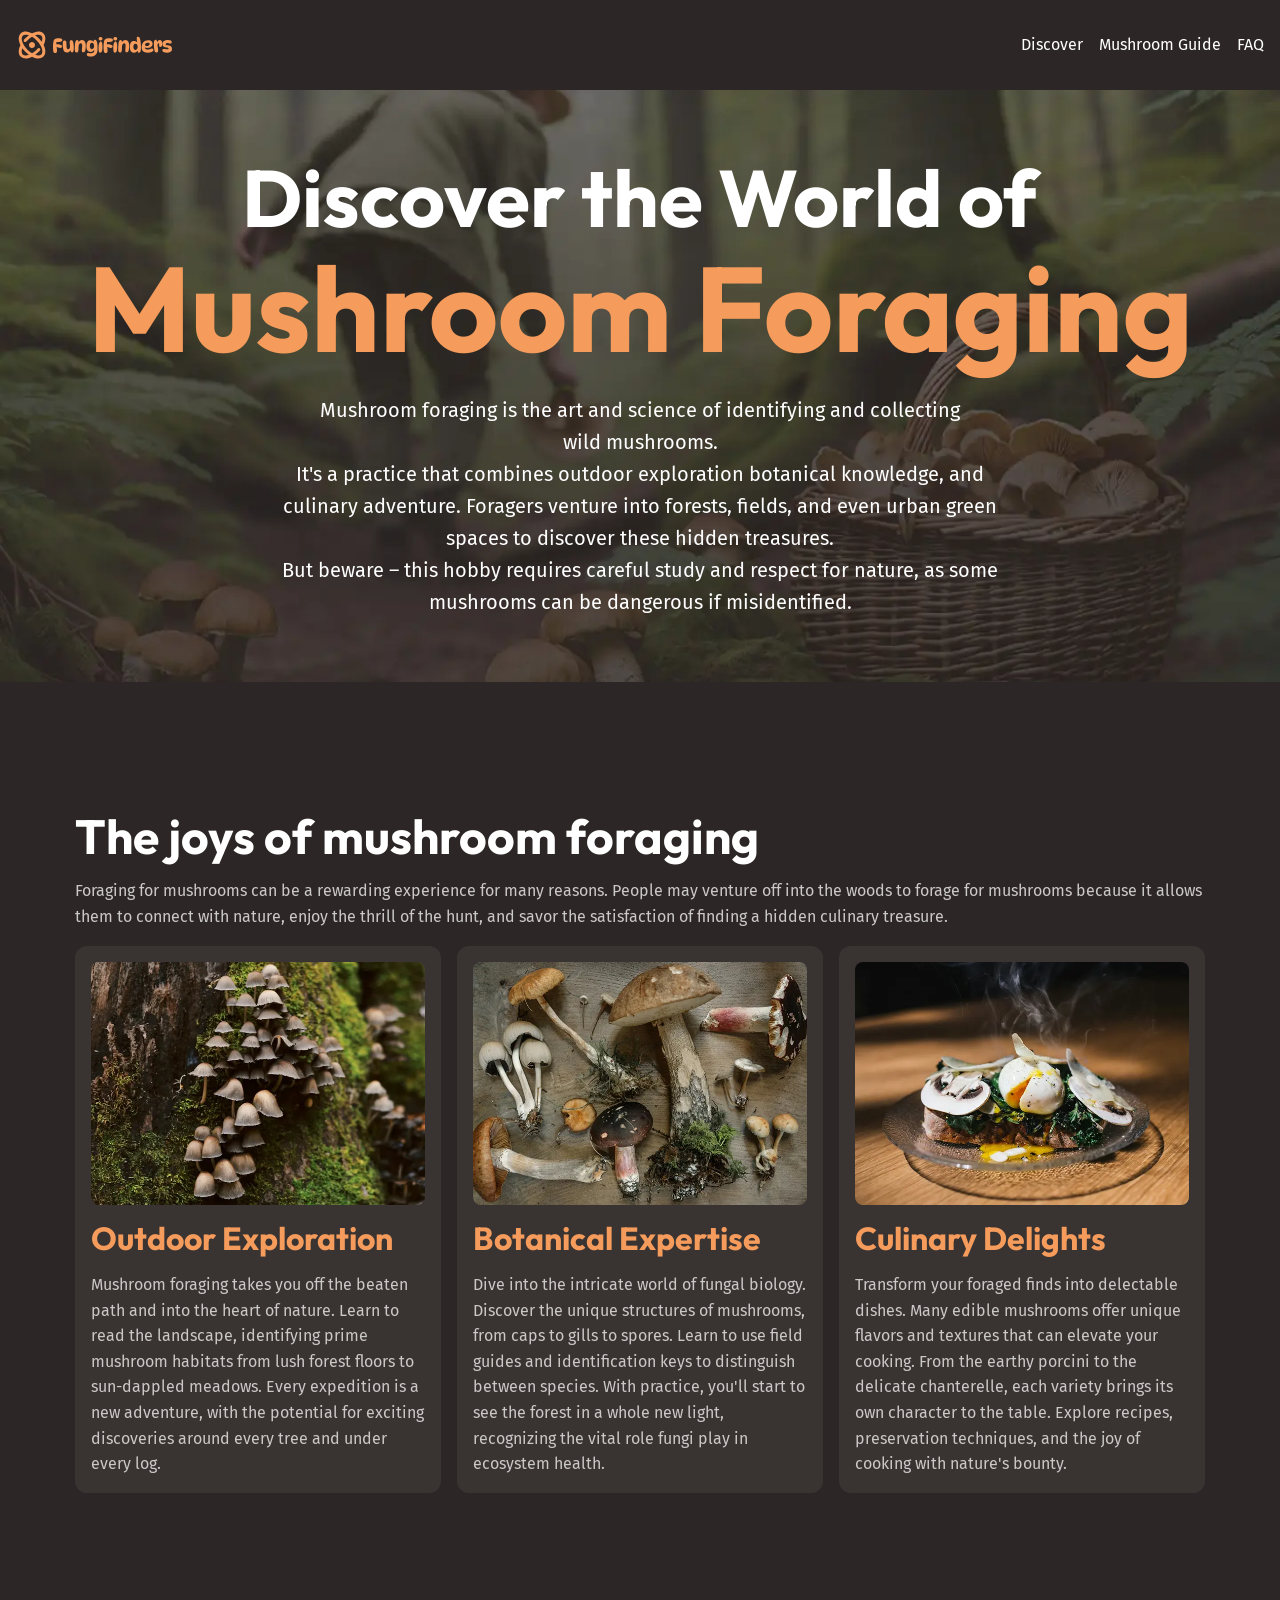
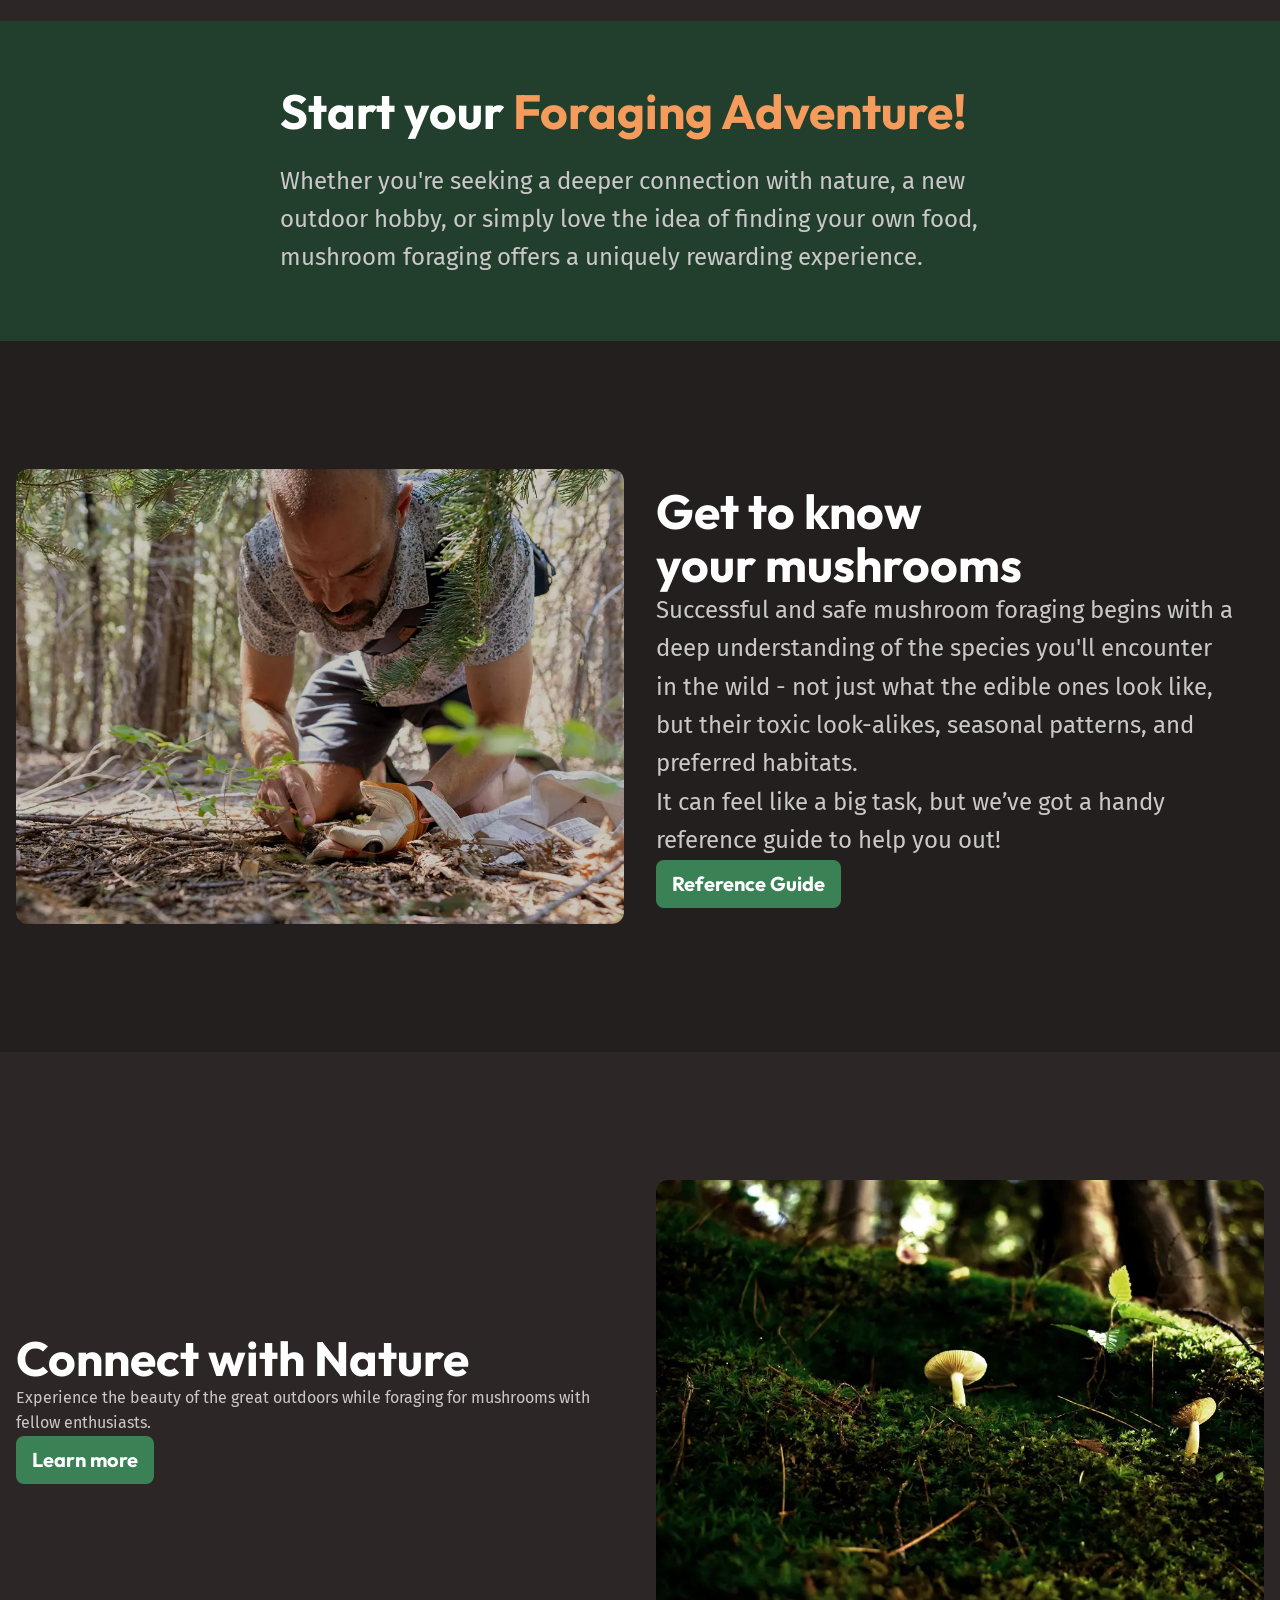
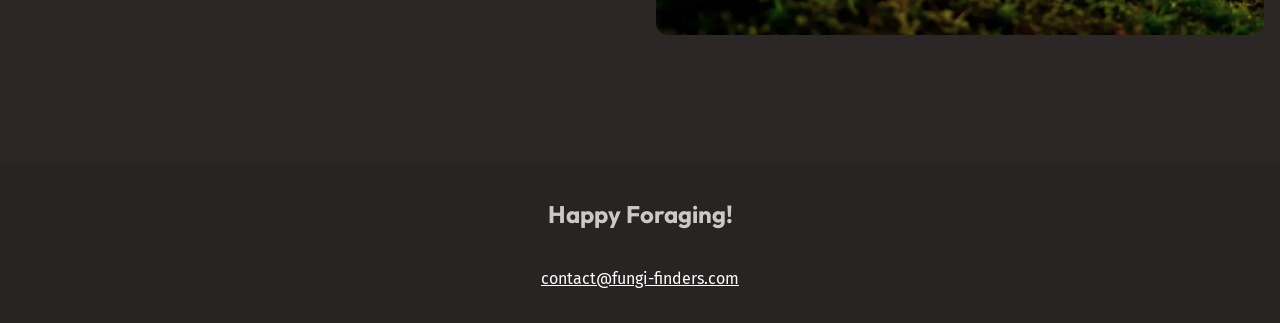
<file: index.html>
<!DOCTYPE html>
<html lang="en">
  <head>
    <meta charset="UTF-8" />
    <meta name="viewport" content="width=device-width, initial-scale=1.0" />
    <link rel="preconnect" href="https://fonts.googleapis.com" />
    <link rel="preconnect" href="https://fonts.gstatic.com" crossorigin />
    <link
      href="https://fonts.googleapis.com/css2?family=Fira+Sans:wght@400;700&family=Outfit:wght@100..900&display=swap"
      rel="stylesheet"
    />
    <title>Fungi Finders</title>
    <script src="main.js" defer></script>
    <link rel="stylesheet" href="./style.css" />
  </head>
  <body>
    <a class="skip-to-main" href="#main">Skip to main content</a>
    <header class="site-header">
      <div class="wrapper" data-width="wide">
        <div class="site-header__inner">
          <img src="/assets/fungi-finders.svg" alt="Fungi Finders" />
          <button aria-controls="primary-nav" aria-expanded="false">
            <span class="visually-hidden">menu</span>
            <img src="/assets/hamburger.svg" alt="" />
          </button>
          <nav id="primary-nav" class="primary-navigation">
            <ul>
              <li><a href="/">Discover</a></li>
              <li><a href="/mushroom-guide.html">Mushroom Guide</a></li>
              <li><a href="/mushroom-guide.html#faq">FAQ</a></li>
            </ul>
          </nav>
        </div>
      </div>
    </header>
    <!-- text-center text-high-contrast font-size-md -->
    <main id="main">
      <section class="hero flow section" data-padding="compact">
        <div class="wrapper">
          <h1 class="hero__title">
            Discover the World of <span>Mushroom Foraging</span>
          </h1>
        </div>
        <div class="wrapper" data-width="narrow">
          <p>
            Mushroom foraging is the art and science of identifying and
            collecting wild mushrooms.
          </p>
          <p>
            It's a practice that combines outdoor exploration botanical
            knowledge, and culinary adventure. Foragers venture into forests,
            fields, and even urban green spaces to discover these hidden
            treasures.
          </p>
          <p>
            But beware – this hobby requires careful study and respect for
            nature, as some mushrooms can be dangerous if misidentified.
          </p>
        </div>
      </section>
    </main>

    <section class="section">
      <div class="wrapper flow">
        <h2 class="section-title">The joys of mushroom foraging</h2>
        <p>
          Foraging for mushrooms can be a rewarding experience for many reasons.
          People may venture off into the woods to forage for mushrooms because
          it allows them to connect with nature, enjoy the thrill of the hunt,
          and savor the satisfaction of finding a hidden culinary treasure.
        </p>
        <!-- three-columns -->
        <div class="equal-columns">
          <div class="card">
            <img src="/assets/outdoor-exploration.webp" alt="" />
            <h3 class="card__title">Outdoor Exploration</h3>
            <p>
              Mushroom foraging takes you off the beaten path and into the heart
              of nature. Learn to read the landscape, identifying prime mushroom
              habitats from lush forest floors to sun-dappled meadows. Every
              expedition is a new adventure, with the potential for exciting
              discoveries around every tree and under every log.
            </p>
          </div>
          <div class="card">
            <img src="/assets/botanical-expertise.webp" alt="" />
            <h3 class="card__title">Botanical Expertise</h3>
            <p>
              Dive into the intricate world of fungal biology. Discover the
              unique structures of mushrooms, from caps to gills to spores.
              Learn to use field guides and identification keys to distinguish
              between species. With practice, you'll start to see the forest in
              a whole new light, recognizing the vital role fungi play in
              ecosystem health.
            </p>
          </div>
          <div class="card">
            <img src="/assets/culinary-delight.webp" alt="" />
            <h3 class="card__title">Culinary Delights</h3>
            <p>
              Transform your foraged finds into delectable dishes. Many edible
              mushrooms offer unique flavors and textures that can elevate your
              cooking. From the earthy porcini to the delicate chanterelle, each
              variety brings its own character to the table. Explore recipes,
              preservation techniques, and the joy of cooking with nature's
              bounty.
            </p>
          </div>
        </div>
      </div>
    </section>

    <section class="background-accent section" data-padding="compact">
      <div class="wrapper" data-width="narrow">
        <div class="flow font-size-lg">
          <h2 class="section-title">
            Start your <span class="text-brand">Foraging Adventure!</span>
          </h2>
          <p>
            Whether you're seeking a deeper connection with nature, a new
            outdoor hobby, or simply love the idea of finding your own food,
            mushroom foraging offers a uniquely rewarding experience.
          </p>
        </div>
      </div>
    </section>

    <section class="background-extra-dark section">
      <!-- two-columns -->
      <div class="wrapper" data-width="wide">
        <div class="equal-columns" data-gap="large" data-alignment="centered">
          <div><img src="/assets/get-to-know.webp" alt="" /></div>
          <div class="flow font-size-lg">
            <div>
              <h2 class="section-title">Get to know your mushrooms</h2>
              <p>
                Successful and safe mushroom foraging begins with a deep
                understanding of the species you'll encounter in the wild - not
                just what the edible ones look like, but their toxic
                look-alikes, seasonal patterns, and preferred habitats.
              </p>
              <p>
                It can feel like a big task, but we’ve got a handy reference
                guide to help you out!
              </p>
              <a class="button" href="#">Reference Guide </a>
            </div>
          </div>
        </div>
      </div>
    </section>

    <section class="section">
      <!-- two-columns -->
      <div class="wrapper" data-width="wide">
        <div class="equal-columns" data-gap="large" data-alignment="centered">
          <div>
            <h2 class="section-title">Connect with Nature</h2>
            <p>
              Experience the beauty of the great outdoors while foraging for
              mushrooms with fellow enthusiasts.
            </p>
            <a class="button" href="#"
              >Learn more
              <span class="visually-hidden"
                >about the different types of mushrooms using our handy mushroom
                guide.</span
              ></a
            >
          </div>
          <div><img src="/assets/nature.webp" alt="" /></div>
        </div>
      </div>
    </section>

    <footer class="site-footer">
      <p class="site-footer__title">Happy Foraging!</p>
      <a href="mailto:contact@fungifinders.com">contact@fungi-finders.com</a>
    </footer>
  </body>
</html>
</file>
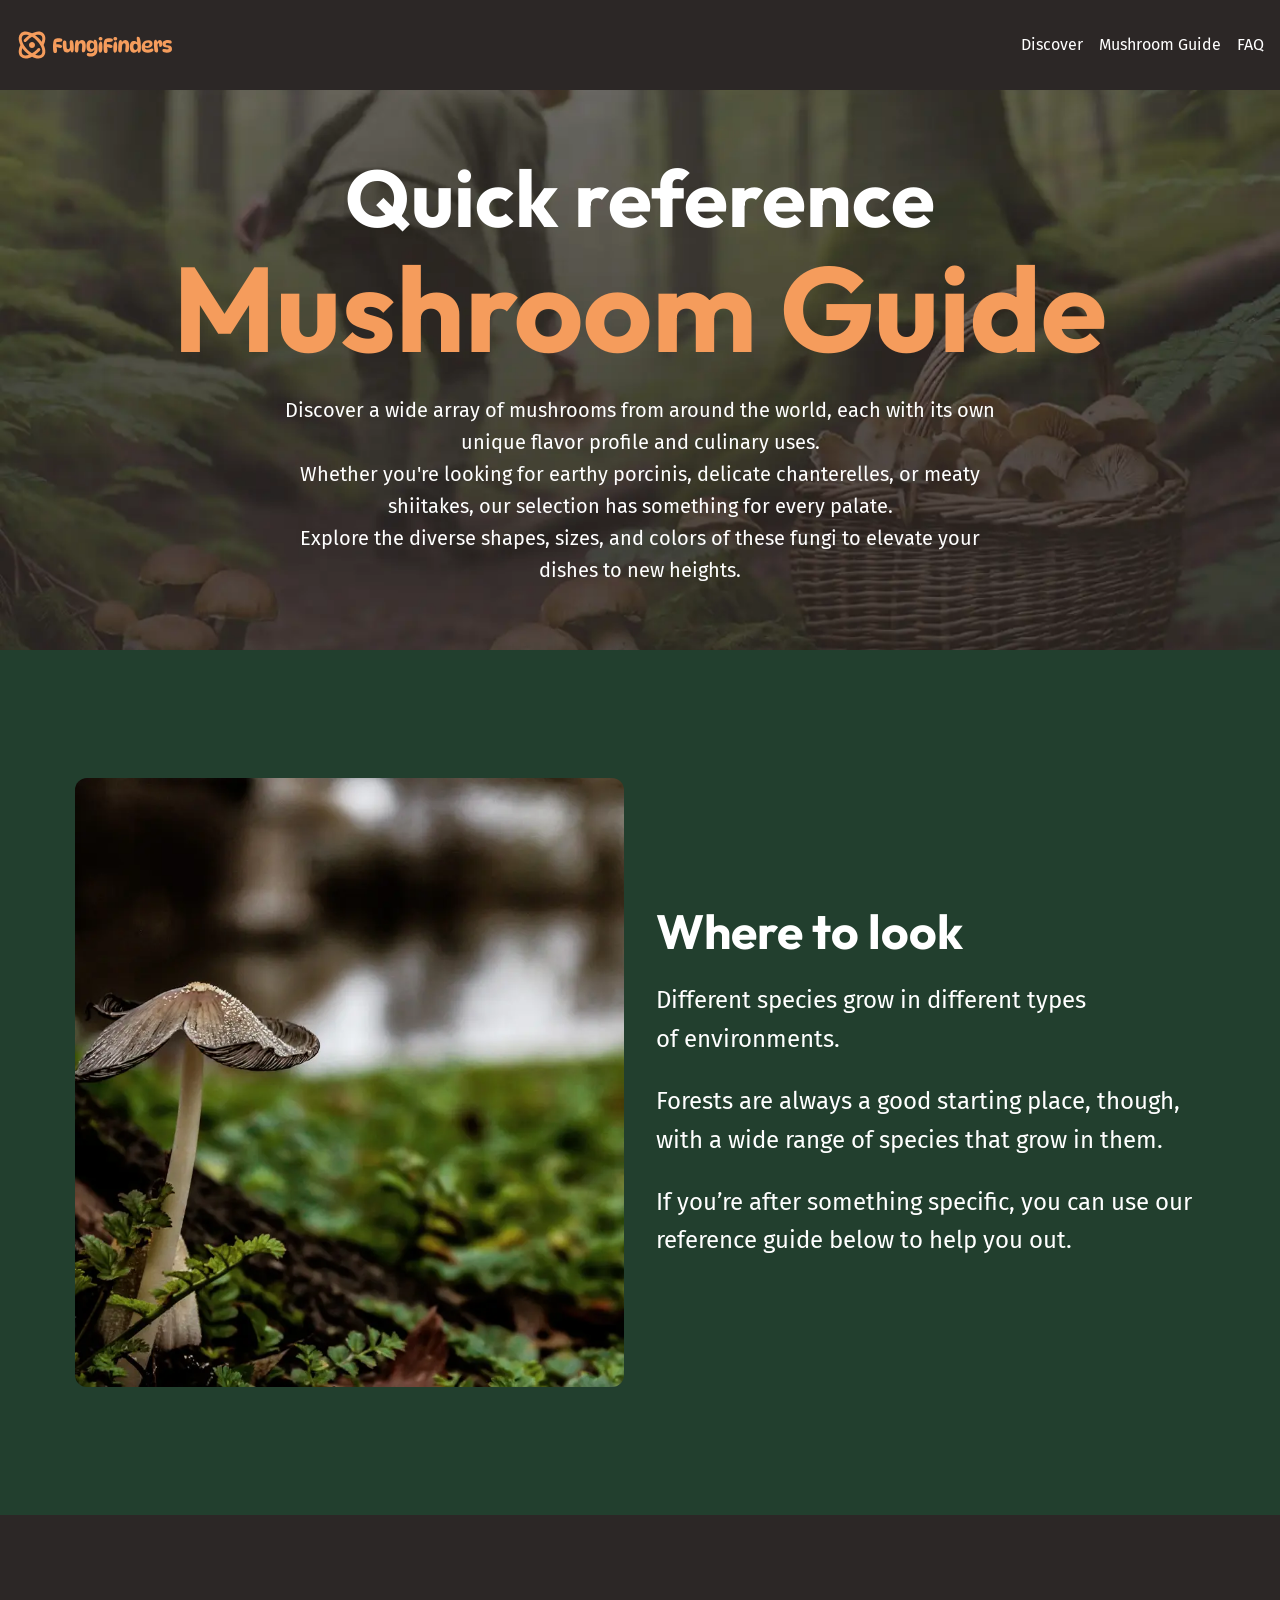
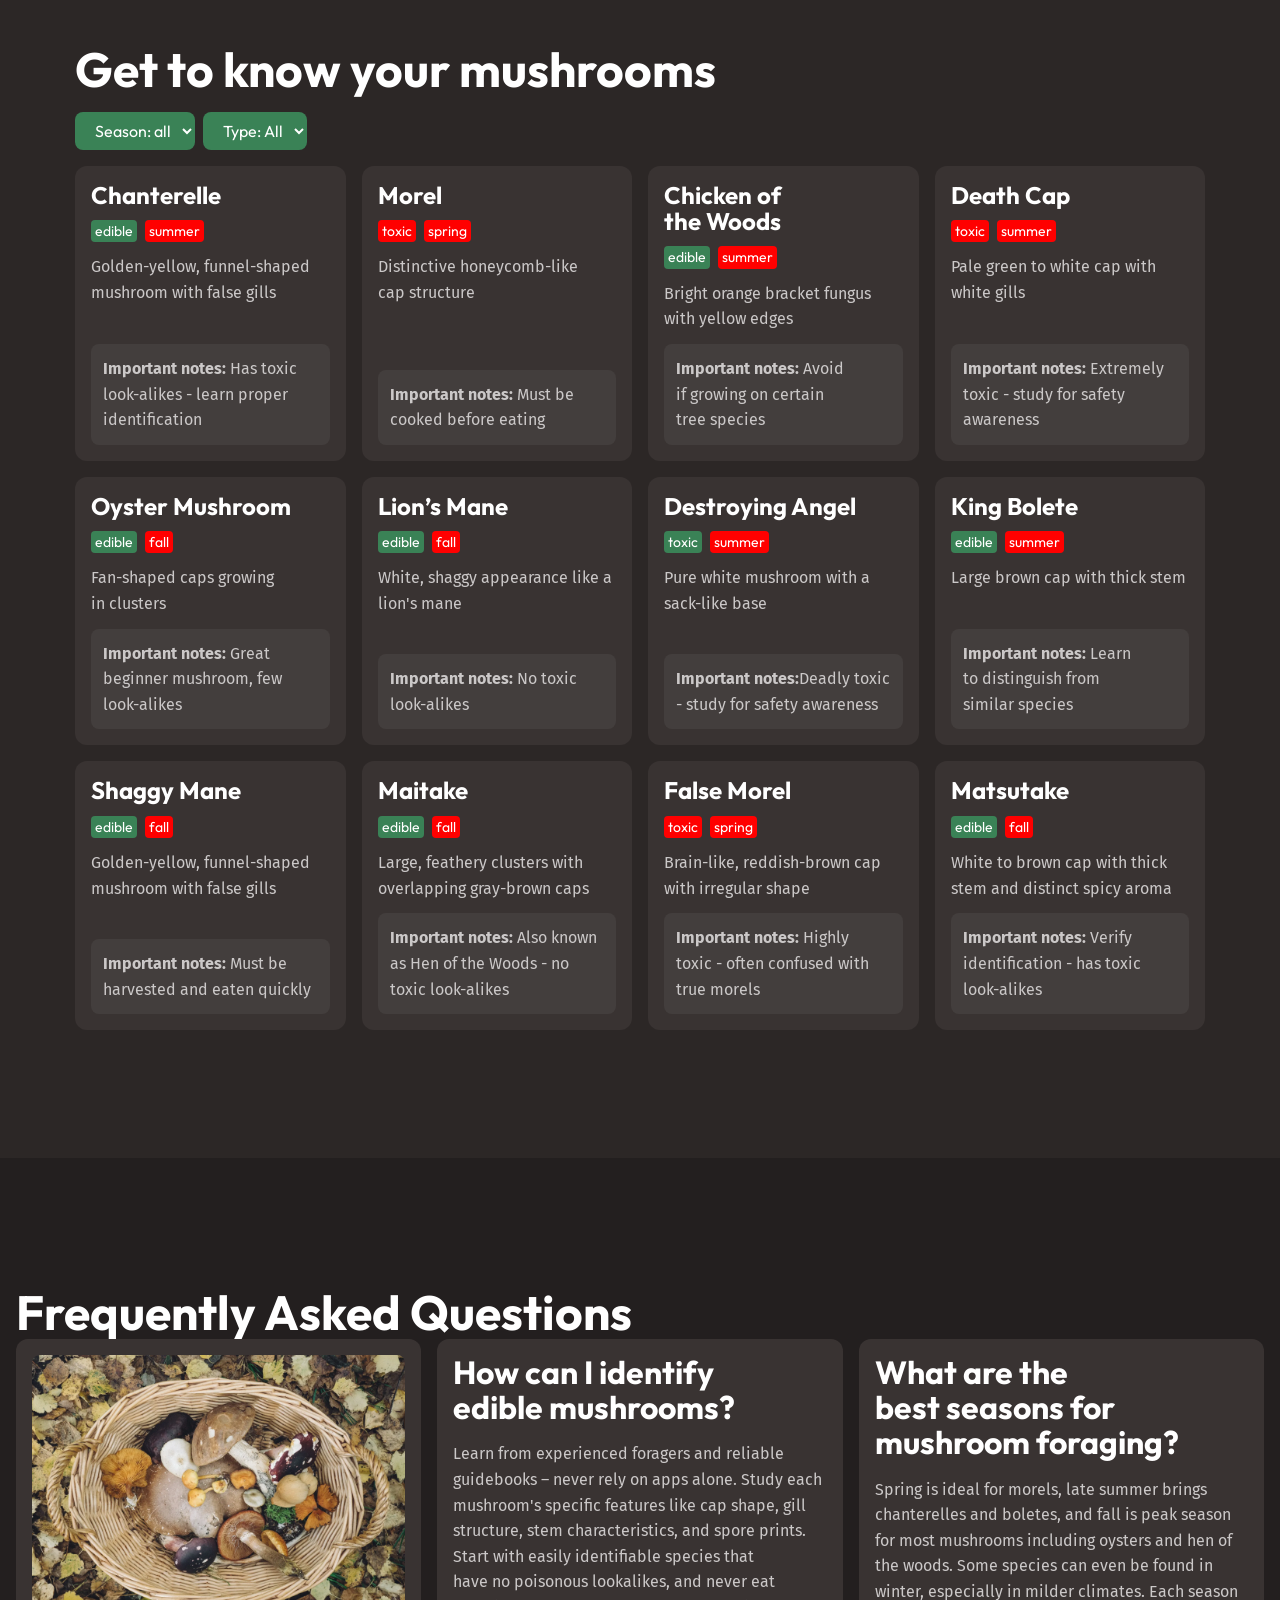
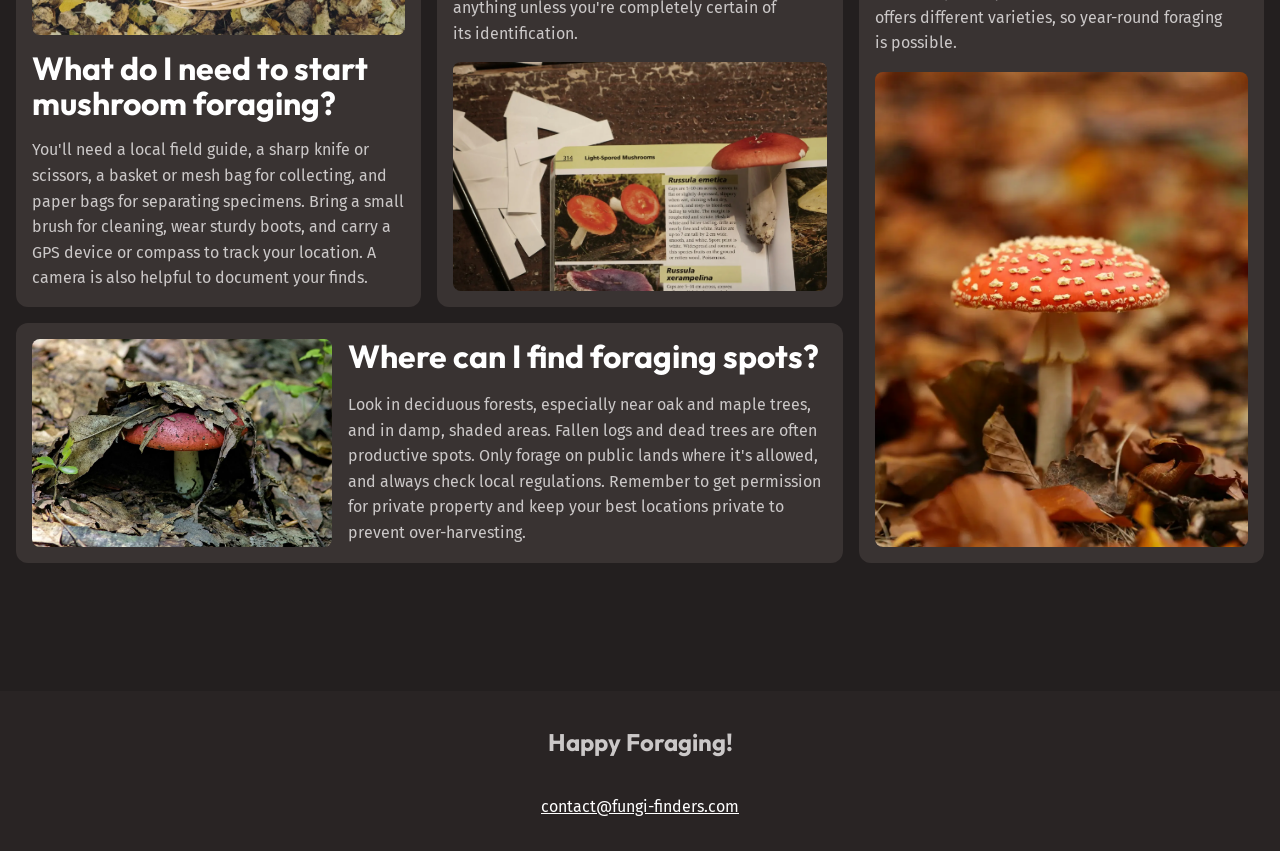
<file: mushroom-guide.html>
<!DOCTYPE html>
<html lang="en">
  <head>
    <meta charset="UTF-8" />
    <meta name="viewport" content="width=device-width, initial-scale=1.0" />
    <link rel="preconnect" href="https://fonts.googleapis.com" />
    <link rel="preconnect" href="https://fonts.gstatic.com" crossorigin />
    <link
      href="https://fonts.googleapis.com/css2?family=Fira+Sans:wght@400;700&family=Outfit:wght@100..900&display=swap"
      rel="stylesheet"
    />
    <title>Fungi Finders</title>
    <script src="main.js" defer></script>
    <script src="mushroom-filter.js" defer></script>

    <link rel="stylesheet" href="./style.css" />
  </head>
  <body>
    <a class="skip-to-main" href="#main">Skip to main content</a>
    <header class="site-header">
      <div class="wrapper" data-width="wide">
        <div class="site-header__inner">
          <img src="/assets/fungi-finders.svg" alt="Fungi Finders" />
          <button aria-controls="primary-nav" aria-expanded="false">
            <span class="visually-hidden">menu</span>
            <img src="/assets/hamburger.svg" alt="" />
          </button>
          <nav id="primary-nav" class="primary-navigation">
            <ul>
              <li><a href="/">Discover</a></li>
              <li><a href="/mushroom-guide.html">Mushroom Guide</a></li>
              <li><a href="/mushroom-guide.html#faq">FAQ</a></li>
            </ul>
          </nav>
        </div>
      </div>
    </header>
    <!-- text-center text-high-contrast font-size-md -->
    <main id="main">
      <section class="hero flow section" data-padding="compact">
        <div class="wrapper">
          <h1 class="hero__title">
            Quick reference
            <span>Mushroom Guide </span>
          </h1>
        </div>
        <div class="wrapper" data-width="narrow">
          <p>
            Discover a wide array of mushrooms from around the world, each with
            its own unique flavor profile and culinary uses.
          </p>
          <p>
            Whether you're looking for earthy porcinis, delicate chanterelles,
            or meaty shiitakes, our selection has something for every palate.
          </p>
          <p>
            Explore the diverse shapes, sizes, and colors of these fungi to
            elevate your dishes to new heights.
          </p>
        </div>
      </section>
    </main>

    <!-- where to look -->
    <section class="background-accent section">
      <div class="wrapper">
        <div class="equal-columns" data-alignment="centered" data-gap="large">
          <div><img src="assets/where-to-look.webp" alt="" /></div>
          <div class="flow font-size-lg text-high-contrast">
            <h2 class="section-title">Where to look</h2>
            <p>Different species grow in different types of environments.</p>
            <p>
              Forests are always a good starting place, though, with a wide
              range of species that grow in them.
            </p>
            <p>
              If you’re after something specific, you can use our reference
              guide below to help you out.
            </p>
          </div>
        </div>
      </div>
    </section>

    <section class="mushroom-guide section">
      <div class="wrapper flow">
        <h2 class="section-title">Get to know your mushrooms</h2>
        <div class="flex-group">
          <select name="season" id="season" hidden>
            <option value="all" selected>Season: all</option>
            <option value="spring">Spring</option>
            <option value="summer">Summer</option>
            <option value="fall">Fall</option>
          </select>
          <select name="edible" id="edible" hidden>
            <option value="all">Type: All</option>
            <option value="edible">Edible</option>
            <option value="toxic">Toxic</option>
          </select>
        </div>

        <!-- grid of mushrooms -->
        <div class="grid-auto-fit">
          <!-- 12 cards here -->
          <div class="card">
            <h3 class="card__title">Chanterelle</h3>
            <ul
              class="tag-list"
              role="list"
              aria-label="Mushroom characteristics"
            >
              <li data-edible="edible">
                <span class="visually-hidden">This mushroom is</span>
                edible
              </li>
              <li data-season="summer">
                <span class="visually-hidden"
                  >You can harvest this mushroom in the</span
                >
                summer
              </li>
            </ul>

            <p>Golden-yellow, funnel-shaped mushroom with false gills</p>
            <p class="card__note">
              <strong>Important notes:</strong> Has toxic look-alikes - learn
              proper identification
            </p>
          </div>
          <div class="card">
            <h3 class="card__title">Morel</h3>
            <ul
              class="tag-list"
              role="list"
              aria-label="Mushroom characteristics"
            >
              <li data-edible="toxic">
                <span class="visually-hidden">This mushroom is</span>
                toxic
              </li>
              <li data-season="spring">
                <span class="visually-hidden"
                  >You can harvest this mushroom in the</span
                >
                spring
              </li>
            </ul>

            <p>Distinctive honeycomb-like cap structure</p>
            <p class="card__note">
              <strong>Important notes:</strong> Must be cooked before eating
            </p>
          </div>

          <div class="card">
            <h3 class="card__title">Chicken of the Woods</h3>
            <ul
              class="tag-list"
              role="list"
              aria-label="Mushroom characteristics"
            >
              <li data-edible="edible">
                <span class="visually-hidden">This mushroom is</span>
                edible
              </li>
              <li data-season="summer">
                <span class="visually-hidden"
                  >You can harvest this mushroom in the</span
                >
                summer
              </li>
            </ul>

            <p>Bright orange bracket fungus with yellow edges</p>
            <p class="card__note">
              <strong>Important notes:</strong> Avoid if growing on certain tree
              species
            </p>
          </div>

          <div class="card">
            <h3 class="card__title">Death Cap</h3>
            <ul
              class="tag-list"
              role="list"
              aria-label="Mushroom characteristics"
            >
              <li data-edible="toxic">
                <span class="visually-hidden">This mushroom is</span>
                toxic
              </li>
              <li data-season="summer">
                <span class="visually-hidden"
                  >You can harvest this mushroom in the</span
                >
                summer
              </li>
            </ul>

            <p>Pale green to white cap with white gills</p>
            <p class="card__note">
              <strong>Important notes:</strong> Extremely toxic - study for
              safety awareness
            </p>
          </div>
          <div class="card">
            <h3 class="card__title">Oyster Mushroom</h3>
            <ul
              class="tag-list"
              role="list"
              aria-label="Mushroom characteristics"
            >
              <li data-edible="edible">
                <span class="visually-hidden">This mushroom is</span>
                edible
              </li>
              <li data-season="fall">
                <span class="visually-hidden"
                  >You can harvest this mushroom in the</span
                >
                fall
              </li>
            </ul>

            <p>Fan-shaped caps growing in clusters</p>
            <p class="card__note">
              <strong>Important notes:</strong> Great beginner mushroom, few
              look-alikes
            </p>
          </div>
          <div class="card">
            <h3 class="card__title">Lion’s Mane</h3>
            <ul
              class="tag-list"
              role="list"
              aria-label="Mushroom characteristics"
            >
              <li data-edible="edible">
                <span class="visually-hidden">This mushroom is</span>
                edible
              </li>
              <li data-season="fall">
                <span class="visually-hidden"
                  >You can harvest this mushroom in the</span
                >
                fall
              </li>
            </ul>

            <p>White, shaggy appearance like a lion's mane</p>
            <p class="card__note">
              <strong>Important notes:</strong> No toxic look-alikes
            </p>
          </div>
          <div class="card">
            <h3 class="card__title">Destroying Angel</h3>
            <ul
              class="tag-list"
              role="list"
              aria-label="Mushroom characteristics"
            >
              <li data-edible="edible">
                <span class="visually-hidden">This mushroom is</span>
                toxic
              </li>
              <li data-season="summer">
                <span class="visually-hidden"
                  >You can harvest this mushroom in the</span
                >
                summer
              </li>
            </ul>

            <p>Pure white mushroom with a sack-like base</p>
            <p class="card__note">
              <strong>Important notes:</strong>Deadly toxic - study for safety
              awareness
            </p>
          </div>
          <div class="card">
            <h3 class="card__title">King Bolete</h3>
            <ul
              class="tag-list"
              role="list"
              aria-label="Mushroom characteristics"
            >
              <li data-edible="edible">
                <span class="visually-hidden">This mushroom is</span>
                edible
              </li>
              <li data-season="summer">
                <span class="visually-hidden"
                  >You can harvest this mushroom in the</span
                >
                summer
              </li>
            </ul>

            <p>Large brown cap with thick stem</p>
            <p class="card__note">
              <strong>Important notes:</strong> Learn to distinguish from
              similar species
            </p>
          </div>
          <div class="card">
            <h3 class="card__title">Shaggy Mane</h3>
            <ul
              class="tag-list"
              role="list"
              aria-label="Mushroom characteristics"
            >
              <li data-edible="edible">
                <span class="visually-hidden">This mushroom is</span>
                edible
              </li>
              <li data-season="fall">
                <span class="visually-hidden"
                  >You can harvest this mushroom in the</span
                >
                fall
              </li>
            </ul>

            <p>Golden-yellow, funnel-shaped mushroom with false gills</p>
            <p class="card__note">
              <strong>Important notes:</strong> Must be harvested and eaten
              quickly
            </p>
          </div>
          <div class="card">
            <h3 class="card__title">Maitake</h3>
            <ul
              class="tag-list"
              role="list"
              aria-label="Mushroom characteristics"
            >
              <li data-edible="edible">
                <span class="visually-hidden">This mushroom is</span>
                edible
              </li>
              <li data-season="fall">
                <span class="visually-hidden"
                  >You can harvest this mushroom in the</span
                >
                fall
              </li>
            </ul>

            <p>Large, feathery clusters with overlapping gray-brown caps</p>
            <p class="card__note">
              <strong>Important notes:</strong> Also known as Hen of the Woods -
              no toxic look-alikes
            </p>
          </div>
          <div class="card">
            <h3 class="card__title">False Morel</h3>
            <ul
              class="tag-list"
              role="list"
              aria-label="Mushroom characteristics"
            >
              <li data-edible="toxic">
                <span class="visually-hidden">This mushroom is</span>
                toxic
              </li>
              <li data-season="spring">
                <span class="visually-hidden"
                  >You can harvest this mushroom in the</span
                >
                spring
              </li>
            </ul>

            <p>Brain-like, reddish-brown cap with irregular shape</p>
            <p class="card__note">
              <strong>Important notes:</strong> Highly toxic - often confused
              with true morels
            </p>
          </div>
          <div class="card">
            <h3 class="card__title">Matsutake</h3>
            <ul
              class="tag-list"
              role="list"
              aria-label="Mushroom characteristics"
            >
              <li data-edible="edible">
                <span class="visually-hidden">This mushroom is</span>
                edible
              </li>
              <li data-season="fall">
                <span class="visually-hidden"
                  >You can harvest this mushroom in the</span
                >
                fall
              </li>
            </ul>

            <p>White to brown cap with thick stem and distinct spicy aroma</p>
            <p class="card__note">
              <strong>Important notes:</strong> Verify identification - has
              toxic look-alikes
            </p>
          </div>
        </div>
        <div class="no-results-message" hidden>
          No cards match these filters
        </div>
      </div>
    </section>

    <!-- FAQ -->
    <section class="background-extra-dark section">
      <div class="wrapper" data-width="wide">
        <h2 id="faq" class="section-title flow">Frequently Asked Questions</h2>
        <div class="faq-bento-grid">
          <div class="card">
            <img
              src="/assets/start-foraging.webp"
              alt="a basket full of a viarity of wild mushrooms"
            />
            <h3 class="card__title">
              What do I need to start mushroom foraging?
            </h3>
            <p>
              You'll need a local field guide, a sharp knife or scissors, a
              basket or mesh bag for collecting, and paper bags for separating
              specimens. Bring a small brush for cleaning, wear sturdy boots,
              and carry a GPS device or compass to track your location. A camera
              is also helpful to document your finds.
            </p>
          </div>

          <div class="card">
            <img
              src="/assets/identify-mushrooms.webp"
              alt="A wild mushroom on top of a page in a mushroom identification book, giving detailed information about that mushroom"
            />
            <h3 class="card__title">How can I identify edible mushrooms?</h3>
            <p>
              Learn from experienced foragers and reliable guidebooks – never
              rely on apps alone. Study each mushroom's specific features like
              cap shape, gill structure, stem characteristics, and spore prints.
              Start with easily identifiable species that have no poisonous
              lookalikes, and never eat anything unless you're completely
              certain of its identification.
            </p>
          </div>

          <div class="card">
            <img
              src="/assets/where-to-find.webp"
              alt="A mushroom under a pile of leaves, with only one side of it visible"
            />
            <h3 class="card__title">Where can I find foraging spots?</h3>
            <p>
              Look in deciduous forests, especially near oak and maple trees,
              and in damp, shaded areas. Fallen logs and dead trees are often
              productive spots. Only forage on public lands where it's allowed,
              and always check local regulations. Remember to get permission for
              private property and keep your best locations private to prevent
              over-harvesting.
            </p>
          </div>

          <div class="card">
            <img
              src="/assets/best-seasons.webp"
              alt="A white stemmed mushroom, with a bright orange cap with white spots"
            />
            <h3 class="card__title">
              What are the best seasons for mushroom foraging?
            </h3>
            <p>
              Spring is ideal for morels, late summer brings chanterelles and
              boletes, and fall is peak season for most mushrooms including
              oysters and hen of the woods. Some species can even be found in
              winter, especially in milder climates. Each season offers
              different varieties, so year-round foraging is possible.
            </p>
          </div>
        </div>
      </div>
    </section>

    <footer class="site-footer">
      <p class="site-footer__title">Happy Foraging!</p>
      <a href="mailto:contact@fungifinders.com">contact@fungi-finders.com</a>
    </footer>
  </body>
</html>
</file>
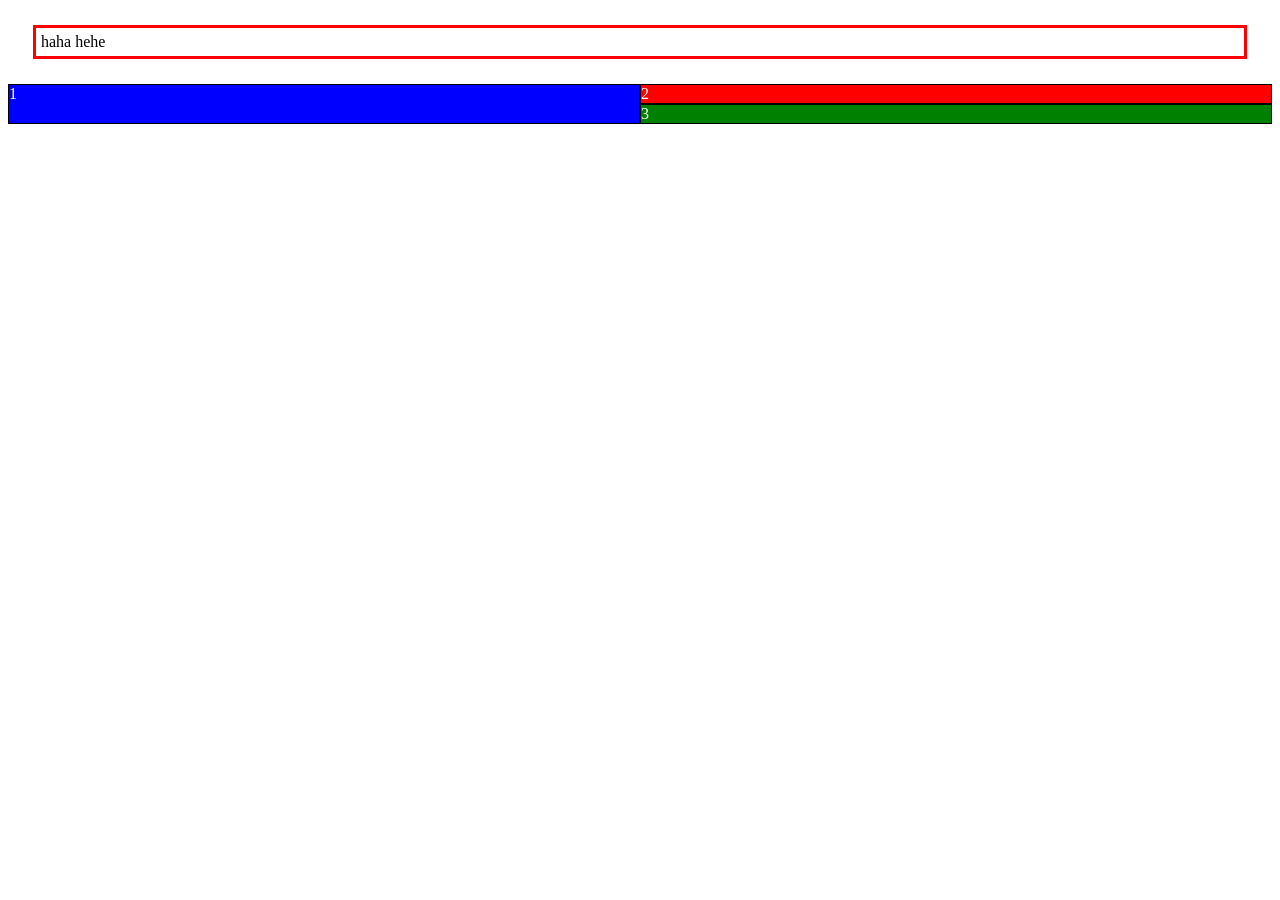
<file: test.html>
<!DOCTYPE html>
<html lang="en">
  <head>
    <meta charset="UTF-8" />
    <meta name="viewport" content="width=device-width, initial-scale=1.0" />
    <title>Document</title>
    <style>
      .example {
        border: 3px solid red;
        padding: 5px;
        margin: 25px;
        background-color: white;
      }
      .box-1 {
        border: 1px solid black;
        color: white;
        background-color: blue;
        flex-grow: 1;
        /* height: 300px;
        width: 300px; */
      }
      .box-2 {
        border: 1px solid black;
        color: white;
        background-color: red;
        flex-grow: 1;
        /* height: 100px;
        width: 300px; */
      }
      .box-3 {
        border: 1px solid black;
        color: white;
        background-color: green;
        flex-grow: 1;
        /* height: 200px;
        width: 300px; */
      }
      .right-column {
        display: flex;
        flex-direction: column;
        flex-grow: 1;
      }
      .floated div {
        float: left;
      }
      .container {
        display: flex;
        flex-direction: row;
      }
    </style>
  </head>
  <body>
    <section class="example">haha hehe</section>
    <div class="container">
      <div class="box-1">1</div>
      <div class="right-column">
        <div class="box-2">2</div>
        <div class="box-3">3</div>
      </div>
    </div>
  </body>
</html>
</file>
<file: style.css>
@layer reset {
  *,
  *::before,
  *::after {
    box-sizing: border-box;
  }

  /* https://kilianvalkhof.com/2022/css-html/your-css-reset-needs-text-size-adjust-probably/ */
  html {
    -moz-text-size-adjust: none;
    -webkit-text-size-adjust: none;
    text-size-adjust: none;
  }

  body,
  h1,
  h2,
  h3,
  h4,
  p,
  figure,
  blockquote,
  dl,
  dd {
    margin: 0;
  }

  /* https://www.scottohara.me/blog/2019/01/12/lists-and-safari.html */
  [role="list"] {
    list-style: none;
    margin: 0;
    padding: 0;
  }

  body {
    min-block-size: 100vh;
    line-height: 1.6;
  }

  h1,
  h2,
  h3,
  button,
  input,
  label {
    line-height: 1.1;
  }

  h1,
  h2,
  h3,
  h4 {
    text-wrap: balance;
  }

  p,
  li {
    text-wrap: pretty;
  }

  img,
  picture {
    max-inline-size: 100%;
    display: block;
  }

  input,
  button,
  textarea,
  select {
    font: inherit;
  }
}

@layer base {
  @view-transition {
    navigation: auto;
  }

  @media (prefers-reduced-motion: no-preference) {
    html {
      scroll-behavior: smooth;
    }
  }

  html {
    font-family: var(--ff-body);
    scroll-padding: 2rem;
    line-height: 1.6;
  }

  :root {
    --clr-white: hsl(0, 0%, 100%);
    --clr-gray-100: hsl(0, 2%, 79%);
    --clr-brand-400: hsl(25, 88%, 75%);
    --clr-brand-500: hsl(25, 88%, 66%);
    --clr-green-400: hsl(143, 19%, 49%);
    --clr-green-500: hsl(143, 38%, 37%);
    --clr-green-600: hsl(145, 29%, 19%);
    --clr-brown-500: hsl(10, 5%, 25%);
    --clr-brown-600: hsl(9, 7%, 21%);
    --clr-brown-700: hsl(9, 8%, 16%);
    --clr-brown-800: hsl(0, 6%, 15%);
    --clr-brown-900: hsl(0, 6%, 13%);

    --clr-orange-500: hsl(28, 43%, 28%);
    --clr-red-500: hsl(359, 34%, 24%);
    --clr-teal-500: hsl(186, 42%, 25%);

    --ff-heading: "Outfit", sans-serif;
    --ff-body: "Fira Sans", sans-serif;

    --fs-300: 0.875rem;
    --fs-400: 1rem;
    --fs-500: 1.125rem;
    --fs-600: 1.25rem;
    --fs-700: 1.5rem;
    --fs-800: 2rem;
    --fs-900: 3.75rem;
    --fs-1000: 3.75rem;

    @media (width > 760px) {
      --fs-300: 0.875rem;
      --fs-400: 1rem;
      --fs-500: 1.25rem;
      --fs-600: 1.5rem;
      --fs-700: 2rem;
      --fs-800: 3rem;
      --fs-900: 5rem;
      --fs-1000: 7.5rem;
    }
  }
  /* in another selector for syntax highlighting reasons only */
  :root {
    --text-main: var(--clr-gray-100);
    --text-high-contrast: var(--clr-white);
    --text-brand: var(--clr-brand-500);
    --text-brand-light: var(--clr-brand-400);

    --background-accent-light: var(--clr-green-400);
    --background-accent-main: var(--clr-green-500);
    --background-accent-dark: var(--clr-green-600);

    --background-extra-light: var(--clr-brown-500);
    --background-light: var(--clr-brown-600);
    --background-main: var(--clr-brown-700);
    --background-dark: var(--clr-brown-800);
    --background-extra-dark: var(--clr-brown-900);

    --font-size-heading-sm: var(--fs-700);
    --font-size-heading-regular: var(--fs-800);
    --font-size-heading-lg: var(--fs-900);
    --font-size-heading-xl: var(--fs-1000);

    --font-size-sm: var(--fs-300);
    --font-size-regular: var(--fs-400);
    --font-size-md: var(--fs-500);
    --font-size-lg: var(--fs-600);

    --border-radius-1: 0.25rem;
    --border-radius-2: 0.5rem;
    --border-radius-3: 0.75rem;
  }
  body {
    font-family: var(--ff-body);
    font-size: var(--font-size-regular);
    color: var(--text-main);
    background-color: var(--background-main);
  }

  h1,
  h2,
  h3,
  h4 {
    font-family: var(--ff-heading);
    font-weight: 700;
    color: var(--text-high-contrast);
  }

  a {
    color: var(--text-high-contrast);
  }

  a:hover,
  a:focus-visible {
    color: var(--text-brand-light);
  }

  img {
    border-radius: var(--border-radius-3);
  }
}

@layer layout {
  .flex-group {
    display: flex;
    flex-wrap: wrap;
    gap: 0.5rem;
  }

  .flow > * + * {
    margin-top: var(--flowspacer, 1em);
  }

  .grid-flow {
    display: grid;
    gap: var(--grid-flow-gap, 1rem);
  }

  .grid-auto-fit {
    --auto-fit-min-col-size: 250px;
    display: grid;
    gap: 1rem;
    grid-template-columns: repeat(
      auto-fit,
      minmax(min(var(--auto-fit-min-col-size), 100%), 1fr)
    );
  }

  .equal-columns {
    display: grid;
    gap: var(--equal-columns-gap, 1rem);
    align-items: var(--equal-columns-vertical-alignment, stretch);

    @media (width >760px) {
      grid-auto-flow: column;
      grid-auto-columns: 1fr;
    }

    &[data-gap="large"] {
      --equal-columns-gap: 2rem;
    }

    &[data-alignment="centered"] {
      --equal-columns-vertical-alignment: center;
    }
  }

  .section {
    --padding: 3.75rem;
    padding-block: var(--padding);

    @media (width>760px) {
      --padding: 8rem;

      &[data-padding="compact"] {
        --padding: 4rem;
      }
    }
  }

  .wrapper {
    --wrapper-max-width: 1130px;

    max-width: var(--wrapper-max-width);
    margin-inline: auto;
    /* 1rem = 16px */
    padding-inline: 1rem;
    box-sizing: content-box;

    &[data-width="narrow"] {
      --wrapper-max-width: 720px;
    }

    &[data-width="wide"] {
      --wrapper-max-width: 1330px;
    }
  }
}

@layer components {
  .skip-to-main:not(:focus) {
    clip: rect(0 0 0 0);
    clip-path: inset(50%);
    height: 1px;
    overflow: hidden;
    position: absolute;
    white-space: nowrap;
    width: 1px;
  }

  .skip-to-main {
    position: absolute;
    background: var(--background-accent-main);
    padding: 1rem;
    border-radius: var(--border-radius-2);
  }

  .site-header {
    padding-block: 1rem;
  }

  .site-header__inner {
    display: flex;
    /* 0.5 top and bottom and 1 left and right */
    gap: 0.5rem 1rem;
    justify-content: space-between;
    flex-wrap: wrap;
  }

  [aria-controls="primary-nav"] {
    z-index: 100;
    cursor: pointer;
    background: transparent;
    border: 0;

    img {
      border-radius: 0;
    }
  }

  [aria-controls="primary-nav"] {
    display: none;
  }

  .primary-navigation {
    ul {
      list-style: none;
      display: flex;
      gap: 0.5rem 1rem;
      flex-wrap: wrap;
    }

    a {
      text-decoration: none;
    }

    @media (width<760px) {
      display: none;
      position: absolute;
      z-index: 10;
      top: 0;
      right: 0;
      font-size: var(--font-size-lg);
      font-family: var(--ff-heading);
      background-color: var(--background-accent-main);
      border-radius: 0 0 0 var(--border-radius-3);
      padding: 2rem;
      ul {
        gap: 0;
        flex-direction: column;
      }

      li + li {
        margin-block-start: 1.5rem;
        padding-block-start: 1.5rem;
        border-top: 2px solid var(--background-accent-light);
      }
    }
  }

  .hero {
    text-align: center;
    font-size: var(--font-size-md);
    color: var(--text-high-contrast);
    background-image: url(/assets/hero.webp);
    background-size: cover;
    background-position: center;
  }

  .hero__title {
    font-size: var(--font-size-heading-lg);

    span {
      font-size: var(--font-size-heading-xl);
      color: var(--text-brand);
      display: block;
    }
  }

  .mushroom-guide {
    --card-title-color: var(--text-high-contrast);
    --card-title-font-size: var(--font-size-lg);

    --card-gap: 0.75rem;
  }

  .faq-bento-grid {
    --card-title-color: var(--text-high-contrast);

    display: grid;
    gap: 1rem;
    grid-template-areas:
      "card-one"
      "card-two"
      "card-three"
      "card-four";

    .card:nth-child(1) {
      grid-area: card-one;
    }
    .card:nth-child(2) {
      grid-area: card-two;
    }
    .card:nth-child(3) {
      grid-area: card-three;

      /* @media (width>900px) {
        display: grid;
        gap: 1rem;
        grid-template-columns: 1fr 1fr;
      } */
    }
    .card:nth-child(4) {
      grid-area: card-four;
    }

    .card > img {
      height: 100%;
      object-fit: cover;
    }

    @media (width > 600px) {
      grid-template-columns: 1fr 1fr;
      grid-template-areas:
        "card-one card-two"
        "card-three card-four";

      .card:nth-child(even) img {
        order: 3;
      }
    }

    @media (width > 900px) {
      grid-template-columns: 1fr 1fr 1fr;

      grid-template-areas:
        "card-one card-two card-four"
        "card-three card-three card-four";

      .card:nth-child(3) {
        display: grid;
        grid-template-columns: 300px 1fr;

        img {
          grid-column: 1;
          grid-row: 1 / 3;
        }
      }
    }
  }

  .card {
    display: flex;
    flex-direction: column;
    gap: var(--card-gap, 1rem);
    padding: 1rem;
    background-color: var(--background-light);
    border-radius: var(--border-radius-3);

    img {
      border-radius: var(--border-radius-2);
    }
  }

  .card__title {
    font-size: var(--card-title-font-size, var(--font-size-heading-sm));
    color: var(--card-title-color, var(--text-brand));
  }

  .card__note {
    margin-block-start: auto;
    margin-top: auto;
    background-color: var(--background-extra-light);
    padding: 0.75rem;
    border-radius: var(--border-radius-2);
  }

  .tag-list {
    display: flex;
    gap: 0.5rem;
    flex-wrap: wrap;

    li {
      font-family: var(--ff-heading);
      font-size: var(--font-size-sm);
      color: var(--text-high-contrast);
      padding: 0rem 0.25rem;
      background-color: var(--tag-background, red);
      border-radius: var(--border-radius-1);
    }

    [data-edible="edible"] {
      --tag-background: var(--background-accent-main);
    }
    &[data-edible="toxic"] {
      --tag-background: var(--clr-red-500);
    }

    &[data-season="summer"] {
      --tag-background: var(--background-accent-main);
    }
    &[data-season="fall"] {
      --tag-background: var(--clr-orange-500);
    }
    &[data-season="spring"] {
      --tag-background: var(--clr-teal-500);
    }
  }

  .button {
    text-decoration: none;
    cursor: pointer;
    display: inline-flex;
    padding: 0.5rem 1rem;
    background-color: var(--background-accent-main);
    font-family: var(--ff-heading);
    font-weight: 700;
    font-size: var(--font-size-md);
    border-radius: var(--border-radius-2);
  }

  .button:hover,
  .button:focus-visible {
    color: var(--text-high-contrast);
    background-color: var(--background-accent-light);
  }

  @media (width<760px) {
    [aria-controls="primary-nav"] {
      display: block;
    }

    [aria-expanded="true"] ~ .primary-navigation {
      display: block;
      opacity: 1;

      @starting-style {
        display: block;
        opacity: 0;
      }

      li {
        translate: 0;
        opacity: 1;

        @starting-style {
          translate: 100%;
          opacity: 0;
        }
      }
    }
  }

  .site-footer {
    background-color: var(--background-dark);
    text-align: center;
    /* only top and bottom padding */
    padding-block: 2rem;
    display: grid;
    gap: 2rem;
  }

  .site-footer__title {
    font-size: var(--font-size-lg);
    font-family: var(--ff-heading);
    font-weight: 700;

    a {
      color: var(--text-main);
    }

    a:hover,
    a:focus-visible {
      color: var(--text-brand-light);
    }
  }

  select {
    font-family: var(--ff-heading);
    background-color: var(--background-accent-main);
    color: var(--text-high-contrast);
    padding: 0.5rem 0.5rem 0.5rem 1rem;
    border: 0;
    border-radius: var(--border-radius-2);
  }
}

@layer utilities {
  [hidden] {
    display: none;
  }
  .text-center {
    text-align: center;
  }
  .text-brand {
    color: var(--text-brand);
  }
  .text-high-contrast {
    color: var(--text-high-contrast);
  }

  .section-title {
    font-size: var(--font-size-heading-regular);
  }

  .background-base {
    background-color: var(--background-base);
  }
  .background-light {
    background-color: var(--background-light);
  }
  .background-extra-light {
    background-color: var(--background-extra-light);
  }
  .background-dark {
    background-color: var(--background-dark);
  }
  .background-extra-dark {
    background-color: var(--background-extra-dark);
  }

  .background-accent {
    background-color: var(--background-accent-dark);
  }

  .font-size-sm {
    font-size: var(--font-size-sm);
  }
  .font-size-regular {
    font-size: var(--font-size-regular);
  }
  .font-size-md {
    font-size: var(--font-size-md);
  }
  .font-size-lg {
    font-size: var(--font-size-lg);
  }
  .visually-hidden {
    clip: rect(0 0 0 0);
    clip-path: inset(50%);
    height: 1px;
    overflow: hidden;
    position: absolute;
    white-space: nowrap;
    width: 1px;
  }
}
</file>
